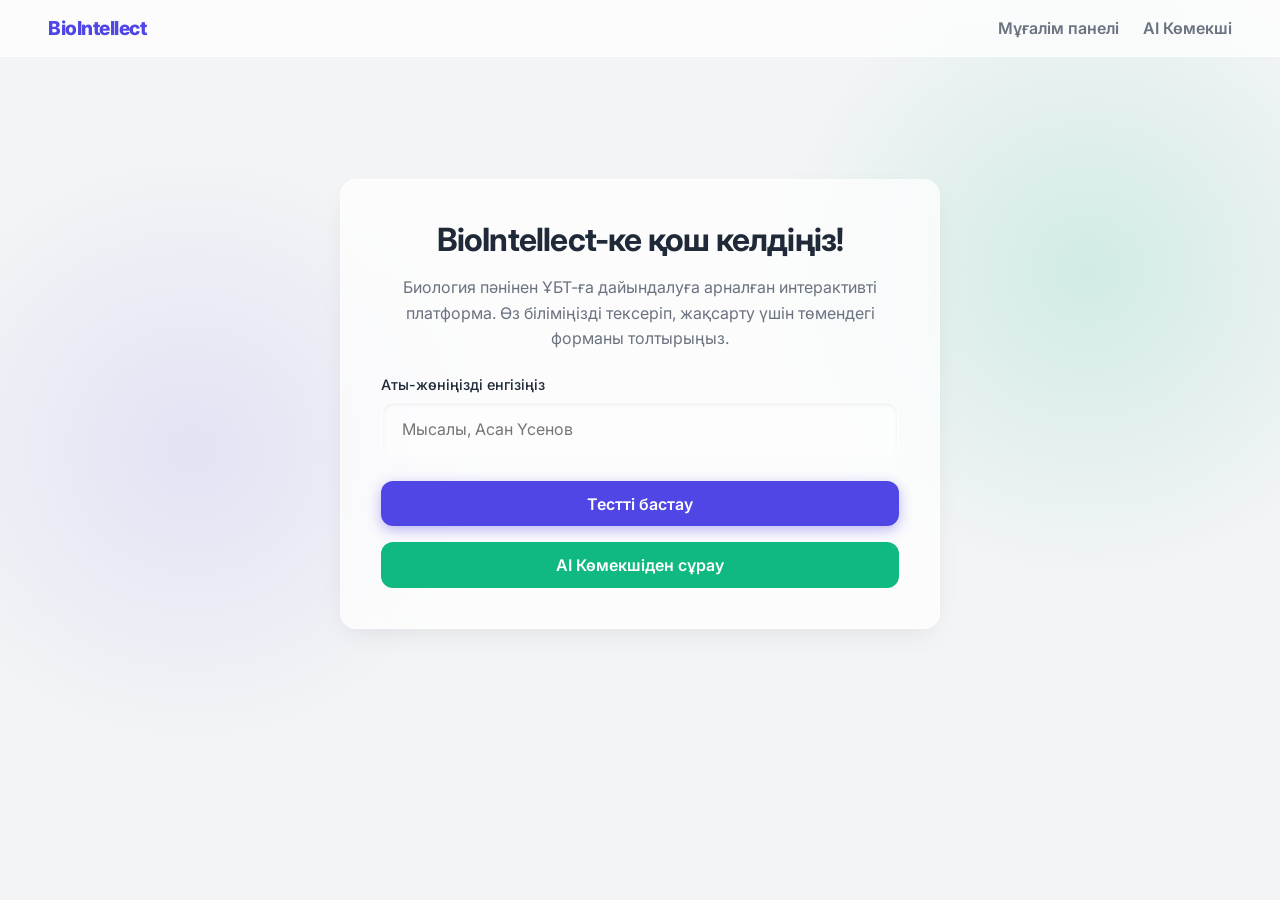
<file: index.html>
<!DOCTYPE html>
<html lang="kk">
<head>
  <meta charset="UTF-8">
  <meta name="viewport" content="width=device-width, initial-scale=1.0">
  <title>BioIntellect - ҰБТ Биология</title>
  <link rel="stylesheet" href="style.css">
</head>
<body>
  <nav class="header-nav">
    <a href="index.html" class="logo">BioIntellect</a>
    <div class="nav-links">
      <a href="teacher.html">Мұғалім панелі</a>
      <a href="bot.html">AI Көмекші</a>
    </div>
  </nav>

  <main class="container">
    <div class="glass-panel animate-fade" style="margin-top: 10vh; text-align: center;">
      <h1>BioIntellect-ке қош келдіңіз!</h1>
      <p>Биология пәнінен ҰБТ-ға дайындалуға арналған интерактивті платформа. Өз біліміңізді тексеріп, жақсарту үшін төмендегі форманы толтырыңыз.</p>
      
      <div class="input-group" style="text-align: left;">
        <label for="studentName">Аты-жөніңізді енгізіңіз</label>
        <input type="text" id="studentName" placeholder="Мысалы, Асан Үсенов" required>
      </div>
      
      <div class="actions">
        <button id="startTestBtn" class="btn btn-primary">Тестті бастау</button>
        <a href="bot.html" class="btn btn-secondary">AI Көмекшіден сұрау</a>
      </div>
    </div>
  </main>

  <script src="data.js"></script>
  <script src="script.js"></script>
  <script>
    document.addEventListener('DOMContentLoaded', () => {
      const startBtn = document.getElementById('startTestBtn');
      const nameInput = document.getElementById('studentName');
      
      if(BioIntellect.currentUser) {
        nameInput.value = BioIntellect.currentUser;
      }

      startBtn.addEventListener('click', () => {
        if (!nameInput.value.trim()) {
          alert('Тестті бастау үшін аты-жөніңізді енгізіңіз!');
          return;
        }
        BioIntellect.login(nameInput.value);
        window.location.href = 'test.html';
      });
    });
  </script>
</body>
</html>
</file>
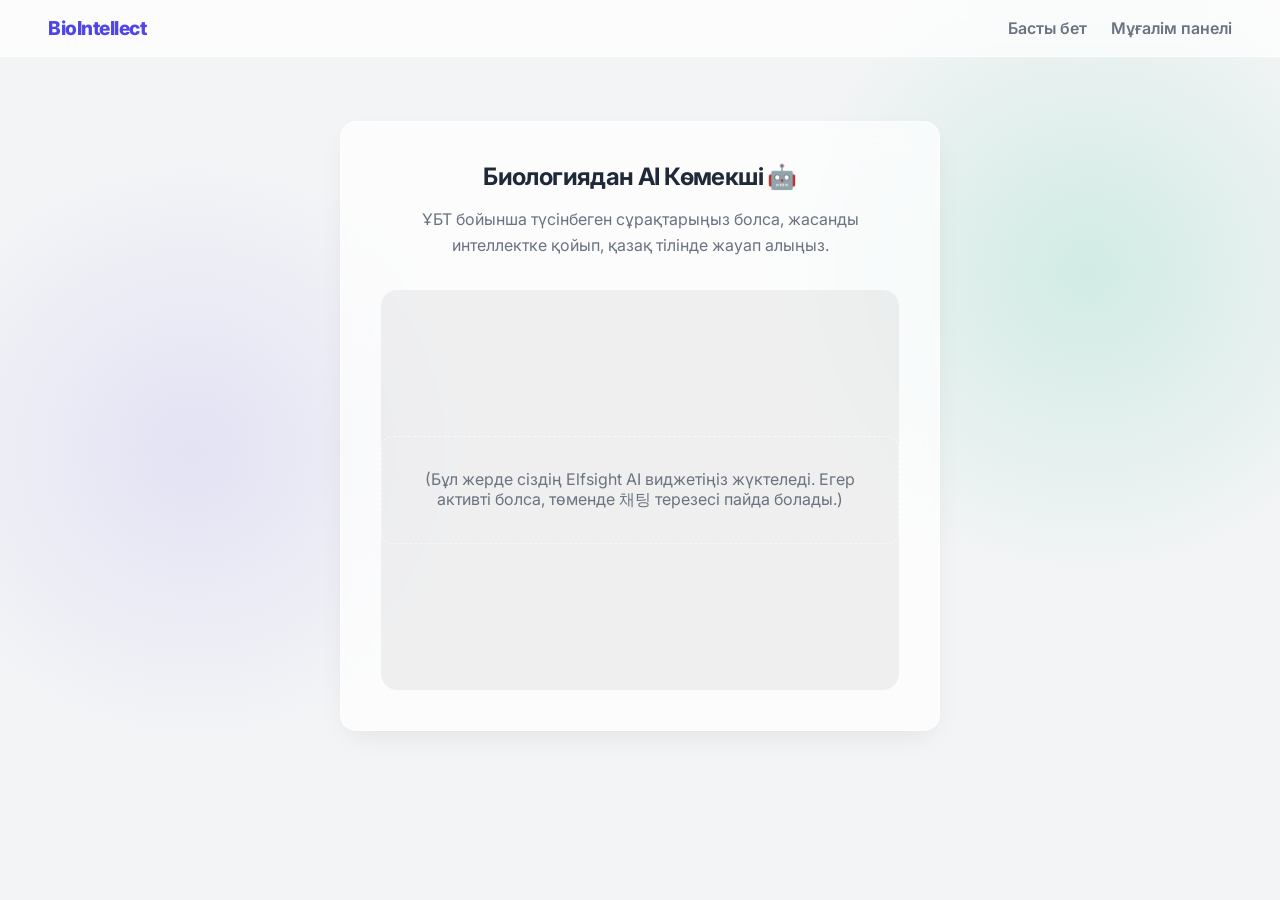
<file: bot.html>
<!DOCTYPE html>
<html lang="kk">
<head>
  <meta charset="UTF-8">
  <meta name="viewport" content="width=device-width, initial-scale=1.0">
  <title>AI Көмекші - BioIntellect</title>
  <link rel="stylesheet" href="style.css">
</head>
<body>
  <nav class="header-nav">
    <a href="index.html" class="logo">BioIntellect</a>
    <div class="nav-links">
      <a href="index.html">Басты бет</a>
      <a href="teacher.html">Мұғалім панелі</a>
    </div>
  </nav>

  <main class="container">
    <div class="glass-panel animate-fade">
      <h2>Биологиядан AI Көмекші 🤖</h2>
      <p>ҰБТ бойынша түсінбеген сұрақтарыңыз болса, жасанды интеллектке қойып, қазақ тілінде жауап алыңыз.</p>
      
      <!-- Elfsight AI Widget Integration -->
      <script src="https://static.elfsight.com/p/platform.js" defer></script>
      <div class="elfsight-app-eb388835-9cd8-4bd7-8025-502a3a52554d" style="min-height: 400px; display: flex; align-items: center; justify-content: center; background: rgba(0,0,0,0.05); border-radius: 16px; margin-top: 2rem;">
        <span style="color: var(--text-muted); padding: 2rem; text-align: center; border: 1px dashed var(--glass-border); border-radius: 12px;">
          (Бұл жерде сіздің Elfsight AI виджетіңіз жүктеледі. Егер активті болса, төменде 채팅 терезесі пайда болады.)
        </span>
      </div>

    </div>
  </main>
</body>
</html>
</file>
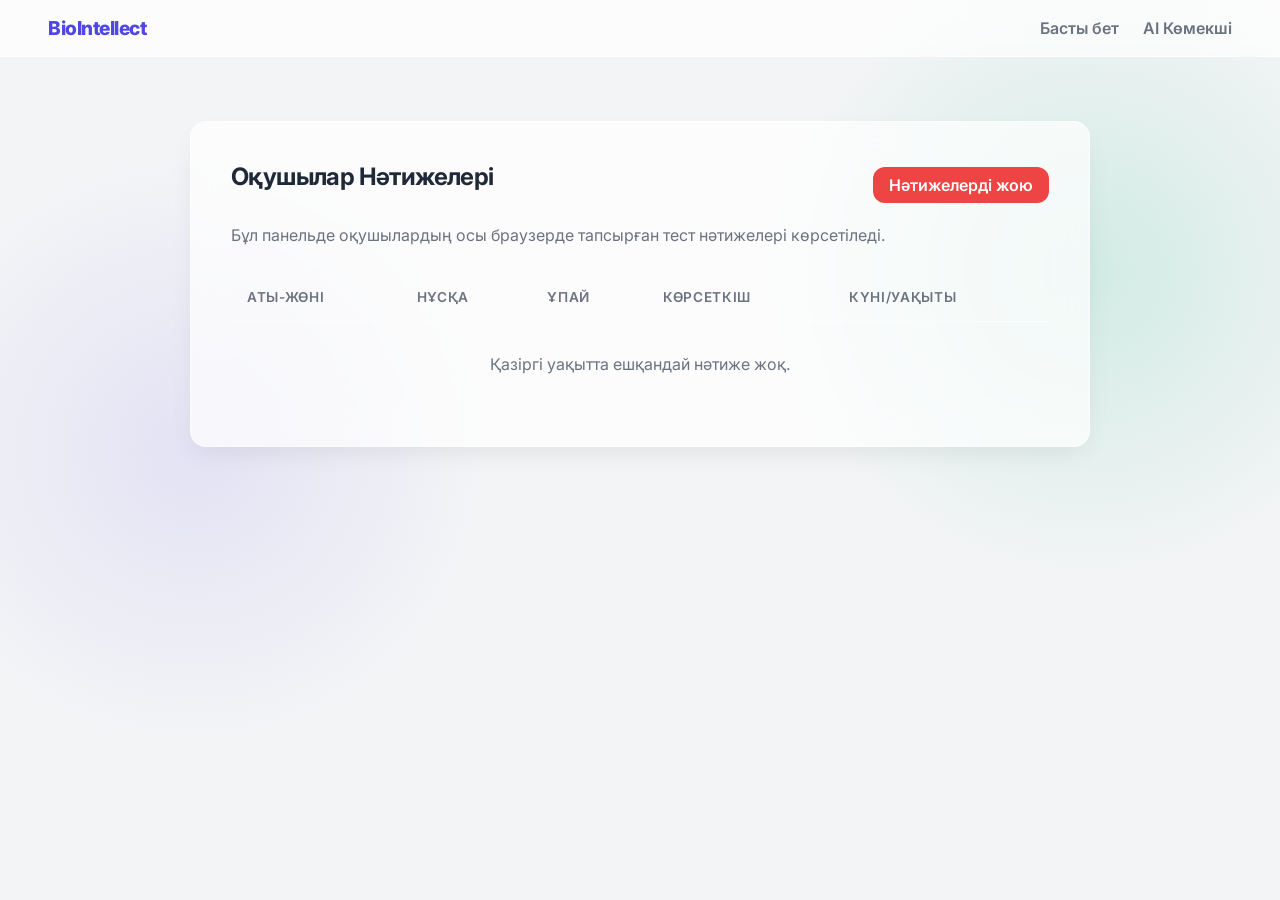
<file: teacher.html>
<!DOCTYPE html>
<html lang="kk">
<head>
  <meta charset="UTF-8">
  <meta name="viewport" content="width=device-width, initial-scale=1.0">
  <title>Мұғалім Панелі - BioIntellect</title>
  <link rel="stylesheet" href="style.css">
</head>
<body>
  <nav class="header-nav">
    <a href="index.html" class="logo">BioIntellect</a>
    <div class="nav-links">
      <a href="index.html">Басты бет</a>
      <a href="bot.html">AI Көмекші</a>
    </div>
  </nav>

  <main class="container">
    <div class="glass-panel dashboard-panel animate-fade">
      <div class="row">
        <h2>Оқушылар Нәтижелері</h2>
        <button id="clearBtn" class="btn btn-danger" style="width: auto; padding: 0.5rem 1rem;">Нәтижелерді жою</button>
      </div>
      <p style="text-align: left;">Бұл панельде оқушылардың осы браузерде тапсырған тест нәтижелері көрсетіледі.</p>
      
      <table class="dashboard-table">
        <thead>
          <tr>
            <th>Аты-жөні</th>
            <th>Нұсқа</th>
            <th>Ұпай</th>
            <th>Көрсеткіш</th>
            <th>Күні/Уақыты</th>
          </tr>
        </thead>
        <tbody id="resultsTableBody">
          <!-- Rows dynamically generated -->
        </tbody>
      </table>
      <div id="noResults" style="text-align: center; padding: 2rem; color: var(--text-muted);" class="hidden">
        Қазіргі уақытта ешқандай нәтиже жоқ.
      </div>
    </div>
  </main>

  <script src="data.js"></script>
  <script src="script.js"></script>
  <script>
    document.addEventListener('DOMContentLoaded', () => {
      const tbody = document.getElementById('resultsTableBody');
      const noResults = document.getElementById('noResults');
      
      function renderTable() {
        const results = BioIntellect.getResults();
        tbody.innerHTML = '';
        
        if (results.length === 0) {
          noResults.classList.remove('hidden');
          return;
        }
        noResults.classList.add('hidden');
        
        results.slice().reverse().forEach(res => {
          const tr = document.createElement('tr');
          const percent = Math.round((res.score / res.total) * 100);
          let badgeClass = 'badge-danger';
          if(percent >= 85) badgeClass = 'badge-success';
          else if(percent >= 50) badgeClass = 'badge-primary';
            
          const dateStr = new Date(res.date).toLocaleString('kk-KZ');
          
          tr.innerHTML = `
            <td style="font-weight: 600;">${res.name}</td>
            <td><span class="badge ${badgeClass}">${res.variant}</span></td>
            <td><strong>${res.score}</strong> / ${res.total}</td>
            <td>${percent}%</td>
            <td style="font-size: 0.85rem; color: var(--text-muted);">${dateStr}</td>
          `;
          tbody.appendChild(tr);
        });
      }

      document.getElementById('clearBtn').addEventListener('click', () => {
        if(confirm("Барлық нәтижелерді жоюға сенімдісіз бе?")) {
            BioIntellect.clearResults();
            renderTable();
        }
      });

      renderTable();
    });
  </script>
</body>
</html>
</file>
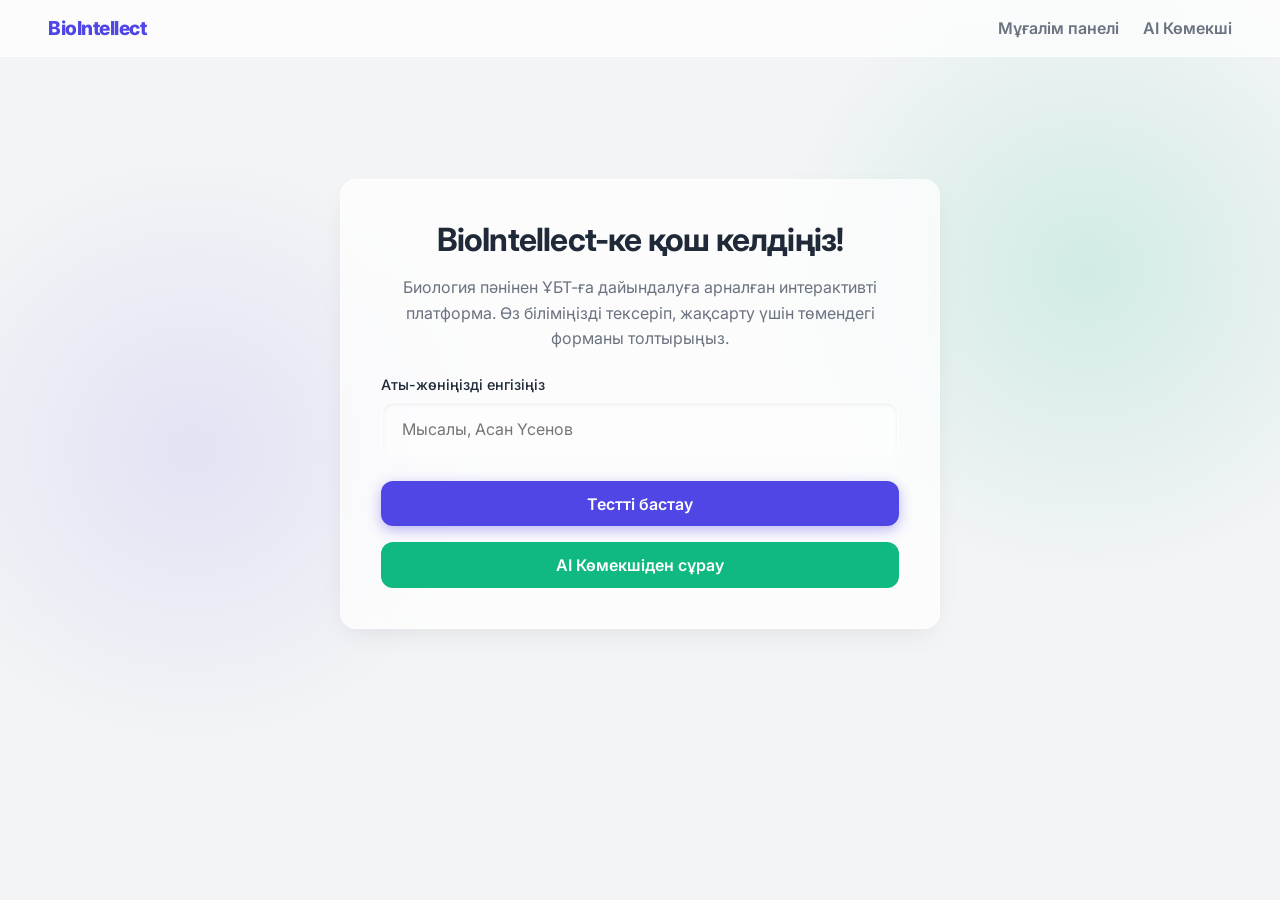
<file: test.html>
<!DOCTYPE html>
<html lang="kk">
<head>
  <meta charset="UTF-8">
  <meta name="viewport" content="width=device-width, initial-scale=1.0">
  <title>Тест - BioIntellect</title>
  <link rel="stylesheet" href="style.css">
</head>
<body>
  <nav class="header-nav">
    <a href="index.html" class="logo">BioIntellect</a>
    <div class="nav-links">
      <span id="userNameDisplay" style="font-weight: 600; color: var(--primary);"></span>
      <a href="#" id="logoutBtn">Шығу</a>
    </div>
  </nav>

  <main class="container">
    <div class="glass-panel animate-fade" id="testContainer">
      <div class="row">
        <h3>Тест: <span id="variantName">...</span></h3>
        <span class="badge badge-primary" id="questionCounter">1 / 10</span>
      </div>
      
      <div class="progress-bar">
        <div class="progress-fill" id="progressFill"></div>
      </div>

      <div id="questionText" style="font-size: 1.2rem; font-weight: 600; margin-bottom: 1.5rem;">Жүктелуде...</div>
      
      <div class="option-list" id="optionsContainer">
        <!-- Options will be dynamically inserted here -->
      </div>
      
      <div class="test-controls">
        <button id="nextBtn" class="btn btn-primary hidden">Келесі сұрақ</button>
        <button id="finishBtn" class="btn btn-secondary hidden">Аяқтау</button>
      </div>
    </div>

    <!-- Results Panel -->
    <div class="glass-panel animate-fade hidden" id="resultContainer" style="text-align: center;">
      <h2>Тест аяқталды!</h2>
      <div style="font-size: 4rem; font-weight: 800; color: var(--primary); margin: 1rem 0;">
        <span id="scoreDisplay">0</span> / <span id="totalDisplay">0</span>
      </div>
      <p>Жауаптарыңыз сақталды. Төмендегі батырмалар арқылы жалғастыра аласыз.</p>
      <div class="actions">
        <a href="index.html" class="btn btn-primary">Басты бетке оралу</a>
        <a href="bot.html" class="btn btn-secondary">Түсінбеген сұрақты AI-дан сұрау</a>
      </div>
    </div>
  </main>

  <script src="data.js"></script>
  <script src="script.js"></script>
  <script>
    document.addEventListener('DOMContentLoaded', () => {
      if (!BioIntellect.currentUser) {
        window.location.href = 'index.html';
        return;
      }
      
      document.getElementById('userNameDisplay').textContent = BioIntellect.currentUser;
      document.getElementById('logoutBtn').addEventListener('click', () => {
        BioIntellect.logout();
        window.location.href = 'index.html';
      });

      const currentVariantKey = BioIntellect.getRandomVariant();
      if (!currentVariantKey) {
        alert("Тесттер табылмады!");
        return;
      }
      
      const questions = testVariants[currentVariantKey];
      let currentIdx = 0;
      let score = 0;
      let answered = false;
      let selectedOptions = new Set(); 

      const vNameSpan = document.getElementById('variantName');
      const qCounterSpan = document.getElementById('questionCounter');
      const progressFill = document.getElementById('progressFill');
      const qTextDiv = document.getElementById('questionText');
      const optContainer = document.getElementById('optionsContainer');
      const nextBtn = document.getElementById('nextBtn');
      const finishBtn = document.getElementById('finishBtn');

      vNameSpan.textContent = currentVariantKey;

      function loadQuestion() {
        answered = false;
        selectedOptions.clear();
        nextBtn.classList.add('hidden');
        finishBtn.classList.add('hidden');
        optContainer.innerHTML = '';
        
        const q = questions[currentIdx];
        qCounterSpan.textContent = `${currentIdx + 1} / ${questions.length}`;
        progressFill.style.width = `${((currentIdx) / questions.length) * 100}%`;
        qTextDiv.textContent = q.question;
        
        if (q.type === 'multi') {
            const hint = document.createElement('div');
            hint.style.fontSize = "0.85rem";
            hint.style.color = "var(--text-muted)";
            hint.style.marginBottom = "1rem";
            hint.textContent = "Бірнеше дұрыс жауабы бар сұрақ - таңдаған соң 'Тексеру' батырмасын басыңыз";
            optContainer.appendChild(hint);
            nextBtn.classList.remove('hidden');
            nextBtn.textContent = "Тексеру";
        }

        q.options.forEach((optText, i) => {
          const div = document.createElement('div');
          div.className = 'option-item animate-fade';
          div.style.animationDelay = `${i * 0.1}s`;
          div.textContent = optText;
          div.dataset.index = i;
          
          div.addEventListener('click', () => {
            if (answered && q.type !== 'multi') return;
            
            if (q.type === 'single') {
                answered = true;
                const isCorrect = (i === q.answer);
                if (isCorrect) score++;
                
                Array.from(optContainer.children).forEach(child => {
                    if(child.dataset) {
                        const childIdx = parseInt(child.dataset.index);
                        if (childIdx === q.answer) child.classList.add('correct');
                        else if (childIdx === i) child.classList.add('wrong');
                        child.style.pointerEvents = 'none';
                    }
                });

                showNextButton();
            } else if (q.type === 'multi') {
                if(answered) return; 
                if (selectedOptions.has(i)) {
                    selectedOptions.delete(i);
                    div.classList.remove('selected');
                } else {
                    selectedOptions.add(i);
                    div.classList.add('selected');
                }
            }
          });
          optContainer.appendChild(div);
        });
      }

      function showNextButton() {
        if (currentIdx < questions.length - 1) {
            nextBtn.textContent = "Келесі сұрақ";
            nextBtn.classList.remove('hidden');
        } else {
            finishBtn.classList.remove('hidden');
        }
      }

      function checkMultiAnswer() {
        const q = questions[currentIdx];
        answered = true;
        
        const correctAnswers = new Set(q.answers);
        let isFullyCorrect = true;
        
        selectedOptions.forEach(sel => {
            if (!correctAnswers.has(sel)) isFullyCorrect = false;
        });
        if (correctAnswers.size !== selectedOptions.size) isFullyCorrect = false;
        
        if (isFullyCorrect) score++;

        Array.from(optContainer.children).forEach(child => {
            if(child.dataset) {
                const childIdx = parseInt(child.dataset.index);
                if(correctAnswers.has(childIdx)) {
                    child.classList.add('correct');
                    child.classList.remove('selected');
                } else if (selectedOptions.has(childIdx)) {
                    child.classList.add('wrong');
                    child.classList.remove('selected');
                }
                child.style.pointerEvents = 'none';
            }
        });
        nextBtn.classList.add('hidden');
        showNextButton();
      }

      nextBtn.addEventListener('click', () => {
        const q = questions[currentIdx];
        if (q.type === 'multi' && !answered) {
            checkMultiAnswer();
        } else {
            currentIdx++;
            loadQuestion();
        }
      });

      finishBtn.addEventListener('click', () => {
        if (!answered && questions[currentIdx].type === 'multi') {
             checkMultiAnswer();
             finishBtn.classList.add('hidden');
             setTimeout(() => { finishTest(); }, 1500); 
             return;
        }
        finishTest();
      });

      function finishTest() {
        progressFill.style.width = '100%';
        BioIntellect.saveResult(currentVariantKey, score, questions.length);
        document.getElementById('testContainer').classList.add('hidden');
        document.getElementById('resultContainer').classList.remove('hidden');
        document.getElementById('scoreDisplay').textContent = score;
        document.getElementById('totalDisplay').textContent = questions.length;
      }

      loadQuestion();
    });
  </script>
</body>
</html>
</file>
<file: style.css>
@import url('https://fonts.googleapis.com/css2?family=Inter:wght@400;500;600;700;800&display=swap');

:root {
  --primary: #4F46E5;
  --primary-hover: #4338CA;
  --secondary: #10B981;
  --secondary-hover: #059669;
  --danger: #EF4444;
  --danger-hover: #DC2626;
  --bg-color: #F3F4F6;
  --surface: rgba(255, 255, 255, 0.7);
  --glass-border: rgba(255, 255, 255, 0.5);
  --text-main: #1F2937;
  --text-muted: #6B7280;
  --shadow: 0 10px 30px -10px rgba(0, 0, 0, 0.1);
  --radius: 16px;
  --transition: all 0.3s cubic-bezier(0.4, 0, 0.2, 1);
}

@media (prefers-color-scheme: dark) {
  :root {
    --bg-color: #111827;
    --surface: rgba(31, 41, 55, 0.7);
    --glass-border: rgba(255, 255, 255, 0.1);
    --text-main: #F9FAFB;
    --text-muted: #9CA3AF;
  }
}

* {
  margin: 0;
  padding: 0;
  box-sizing: border-box;
  font-family: 'Inter', sans-serif;
}

body {
  background: var(--bg-color);
  color: var(--text-main);
  min-height: 100vh;
  display: flex;
  flex-direction: column;
  position: relative;
  overflow-x: hidden;
  background-image: 
    radial-gradient(circle at 15% 50%, rgba(79, 70, 229, 0.1), transparent 25%),
    radial-gradient(circle at 85% 30%, rgba(16, 185, 129, 0.15), transparent 25%);
}

main.container {
  display: flex;
  flex-direction: column;
  align-items: center;
  flex: 1;
  padding: 2rem;
}

.glass-panel {
  background: var(--surface);
  backdrop-filter: blur(16px);
  -webkit-backdrop-filter: blur(16px);
  border: 1px solid var(--glass-border);
  border-radius: var(--radius);
  padding: 2.5rem;
  box-shadow: var(--shadow);
  width: 100%;
  max-width: 600px;
  margin: 2rem auto;
  transition: var(--transition);
}

.glass-panel:hover {
  transform: translateY(-5px);
  box-shadow: 0 20px 40px -10px rgba(0,0,0,0.2);
}

.dashboard-panel {
  max-width: 900px;
}

h1, h2, h3 {
  color: var(--text-main);
  margin-bottom: 1rem;
  font-weight: 700;
  letter-spacing: -0.025em;
  text-align: center;
}

p {
  color: var(--text-muted);
  line-height: 1.6;
  margin-bottom: 1.5rem;
  text-align: center;
}

.input-group {
  margin-bottom: 1.5rem;
  width: 100%;
}

.input-group label {
  display: block;
  margin-bottom: 0.5rem;
  font-weight: 500;
  font-size: 0.9rem;
}

input[type="text"] {
  width: 100%;
  padding: 1rem 1.2rem;
  border-radius: 12px;
  border: 2px solid transparent;
  background: rgba(255,255,255,0.4);
  color: var(--text-main);
  font-size: 1rem;
  outline: none;
  transition: var(--transition);
  box-shadow: inset 0 2px 4px rgba(0,0,0,0.05);
}
@media (prefers-color-scheme: dark) {
  input[type="text"] { background: rgba(0,0,0,0.2); }
}

input[type="text"]:focus {
  border-color: var(--primary);
  background: rgba(255,255,255,0.8);
}
@media (prefers-color-scheme: dark) {
  input[type="text"]:focus { background: rgba(0,0,0,0.4); }
}

.btn {
  display: inline-flex;
  align-items: center;
  justify-content: center;
  padding: 0.8rem 1.8rem;
  font-size: 1rem;
  font-weight: 600;
  border: none;
  border-radius: 12px;
  cursor: pointer;
  transition: var(--transition);
  text-decoration: none;
  gap: 0.5rem;
  width: 100%;
}

.btn-primary {
  background: var(--primary);
  color: white;
  box-shadow: 0 4px 14px 0 rgba(79, 70, 229, 0.39);
}

.btn-primary:hover {
  background: var(--primary-hover);
  transform: translateY(-2px);
  box-shadow: 0 6px 20px rgba(79, 70, 229, 0.4);
}

.btn-secondary {
  background: var(--secondary);
  color: white;
}

.btn-secondary:hover {
  background: var(--secondary-hover);
  transform: translateY(-2px);
}

.btn-danger {
  background: var(--danger);
  color: white;
}

.btn-danger:hover {
  background: var(--danger-hover);
  transform: translateY(-2px);
}

.actions {
  display: flex;
  gap: 1rem;
  flex-direction: column;
}

/* Test specific */
.progress-bar {
  width: 100%;
  height: 8px;
  background: rgba(0,0,0,0.1);
  border-radius: 4px;
  margin-bottom: 2rem;
  overflow: hidden;
}
.progress-fill {
  height: 100%;
  background: var(--primary);
  width: 0%;
  transition: width 0.3s ease;
}

.option-list {
  display: flex;
  flex-direction: column;
  gap: 0.8rem;
  margin-bottom: 2rem;
}

.option-item {
  display: flex;
  align-items: center;
  padding: 1rem 1.2rem;
  border-radius: 12px;
  background: rgba(255,255,255,0.6);
  border: 2px solid transparent;
  cursor: pointer;
  transition: var(--transition);
  font-weight: 500;
  text-align: left;
}
@media (prefers-color-scheme: dark) {
  .option-item { background: rgba(0,0,0,0.2); }
}

.option-item:hover {
  background: rgba(255,255,255,0.9);
  border-color: var(--primary);
  transform: translateX(5px);
}
@media (prefers-color-scheme: dark) {
  .option-item:hover { background: rgba(0,0,0,0.4); }
}

.option-item.selected {
  border-color: var(--primary);
  background: rgba(79, 70, 229, 0.1);
}

.option-item.correct {
  border-color: var(--secondary);
  background: rgba(16, 185, 129, 0.1);
  color: var(--secondary);
}

.option-item.wrong {
  border-color: var(--danger);
  background: rgba(239, 68, 68, 0.1);
  color: var(--danger);
}

.header-nav {
  width: 100%;
  padding: 1rem 3rem;
  display: flex;
  justify-content: space-between;
  align-items: center;
  backdrop-filter: blur(10px);
  border-bottom: 1px solid var(--glass-border);
  background: var(--surface);
  position: sticky;
  top: 0;
  z-index: 100;
}
.header-nav .logo {
  font-size: 1.2rem;
  font-weight: 800;
  color: var(--primary);
  text-decoration: none;
  letter-spacing: -0.5px;
}
.header-nav .nav-links {
  display: flex;
  gap: 1.5rem;
}
.header-nav a {
  text-decoration: none;
  font-weight: 600;
  color: var(--text-muted);
  transition: var(--transition);
}
.header-nav a:hover, .header-nav a.active {
  color: var(--primary);
}

/* Dashboard Table */
.dashboard-table {
  width: 100%;
  border-collapse: collapse;
  margin-top: 1.5rem;
}
.dashboard-table th, .dashboard-table td {
  padding: 1rem;
  text-align: left;
  border-bottom: 1px solid var(--glass-border);
}
.dashboard-table th {
  font-weight: 600;
  color: var(--text-muted);
  text-transform: uppercase;
  font-size: 0.85rem;
  letter-spacing: 0.05em;
}
.dashboard-table tr:hover {
  background: rgba(0,0,0,0.02);
}
@media (prefers-color-scheme: dark) {
  .dashboard-table tr:hover { background: rgba(255,255,255,0.02); }
}
.badge {
  padding: 0.3rem 0.8rem;
  border-radius: 9999px;
  font-size: 0.8rem;
  font-weight: 600;
}
.badge-success { background: rgba(16, 185, 129, 0.2); color: var(--secondary); }
.badge-danger { background: rgba(239, 68, 68, 0.2); color: var(--danger); }
.badge-primary { background: rgba(79, 70, 229, 0.2); color: var(--primary); }

.hidden { display: none !important; }

/* Setup dynamic flex layouts */
.row {
  display: flex;
  justify-content: space-between;
  align-items: center;
  margin-bottom: 1rem;
}

@keyframes fadeIn {
  from { opacity: 0; transform: translateY(10px); }
  to { opacity: 1; transform: translateY(0); }
}
.animate-fade {
  animation: fadeIn 0.4s ease-out forwards;
}

.test-controls {
  display: flex;
  justify-content: space-between;
  margin-top: 2rem;
}
.test-controls .btn {
  width: auto;
}
</file>
